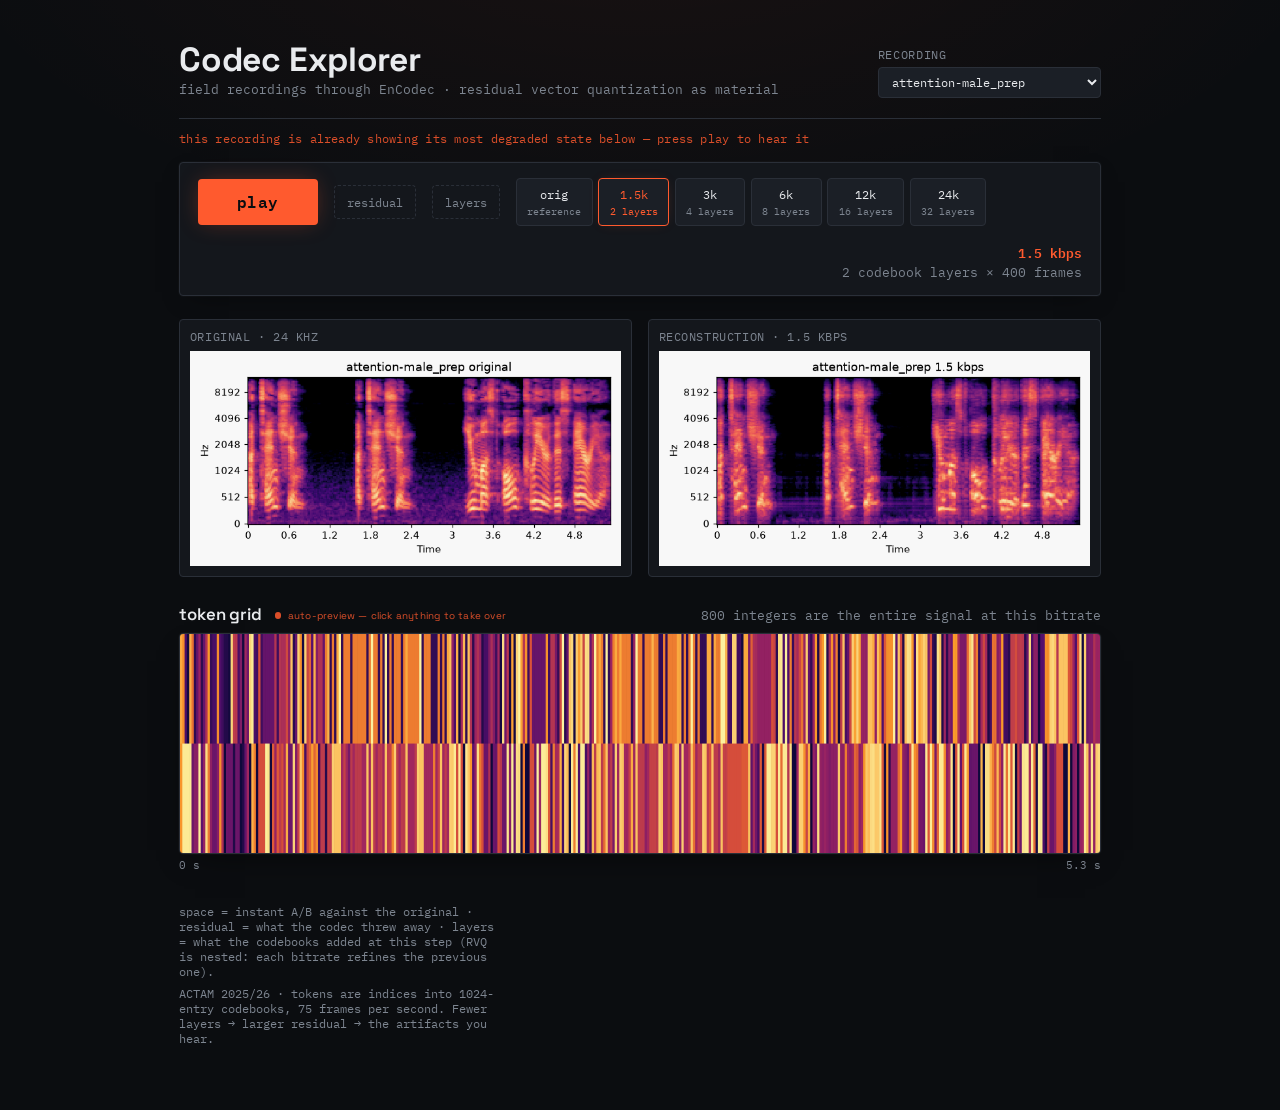
<file: index.html>
<!DOCTYPE html>
<html lang="en">
<head>
<meta charset="utf-8">
<meta name="viewport" content="width=device-width, initial-scale=1">
<title>Codec Explorer — hearing quantization</title>
<link rel="preconnect" href="https://fonts.googleapis.com">
<link href="https://fonts.googleapis.com/css2?family=Space+Grotesk:wght@500;700&family=IBM+Plex+Mono:wght@400;500&display=swap" rel="stylesheet">
<link rel="stylesheet" href="css/style.css">
</head>
<body>

<header class="masthead">
  <div>
    <h1>Codec Explorer</h1>
    <p class="sub">field recordings through EnCodec &middot; residual vector quantization as material</p>
  </div>
  <label class="sample-picker">
    <span>recording</span>
    <select id="sampleSelect"></select>
  </label>
</header>

<p class="hint" id="hint">this recording is already showing its most degraded state below &mdash; press play to hear it</p>
<section class="transport">
  <button id="playBtn" class="play" disabled>load&hellip;</button>
  <button id="residBtn" class="resid" aria-pressed="false" title="hear what the codec threw away">residual</button>
  <button id="contribBtn" class="resid" aria-pressed="false" title="hear what the added codebook layers contribute at this step">layers</button>
  <div class="ladder" id="ladder" role="radiogroup" aria-label="bitrate"></div>
  <div class="readout">
    <span id="readoutKbps">&mdash;</span>
    <span id="readoutNq" class="dim">&mdash;</span>
  </div>
</section>

<section class="specs">
  <figure>
    <figcaption>original &middot; 24 kHz</figcaption>
    <img id="specOriginal" alt="mel spectrogram of the original recording">
  </figure>
  <figure>
    <figcaption id="specReconCap">reconstruction</figcaption>
    <img id="specRecon" alt="mel spectrogram of the reconstruction">
  </figure>
</section>

<section class="tokens">
  <div class="tokens-head">
    <h2>token grid <span id="autoTag" class="auto-tag">auto-preview &mdash; click anything to take over</span></h2>
    <p class="dim" id="tokensNote">every integer below is the entire signal at this bitrate</p>
  </div>
  <canvas id="tokenCanvas" height="220"></canvas>
  <div class="axis"><span>0 s</span><span id="axisEnd">&mdash;</span></div>
</section>

<footer>
  <p>space = instant A/B against the original &middot; residual = what the codec threw away &middot; layers = what the codebooks added at this step (RVQ is nested: each bitrate refines the previous one).</p>
  <p>ACTAM 2025/26 &middot; tokens are indices into 1024-entry codebooks, 75 frames per second.
     Fewer layers &rarr; larger residual &rarr; the artifacts you hear.</p>
</footer>

<script src="js/main.js"></script>
</body>
</html>
</file>
<file: css/style.css>
:root{
  --bg:#0b0d10;
  --panel:#14171c;
  --panel-raised:#1b1f26;
  --ink:#e9ebee;
  --grid:#2a2f38;
  --dim:#7d8590;
  --signal:#ff5a2e;
  --signal-glow:rgba(255,90,46,0.35);
  --ok:#4fd1a5;
  --radius:4px;
  font-size:16px;
}
*{box-sizing:border-box;margin:0}
body{
  background:
    radial-gradient(ellipse 1200px 600px at 50% -10%, rgba(255,90,46,0.06), transparent 60%),
    var(--bg);
  color:var(--ink);
  font-family:"IBM Plex Mono",ui-monospace,monospace;
  max-width:960px;
  margin:0 auto;
  padding:2.4rem 1.2rem 4rem;
}
h1,h2{font-family:"Space Grotesk",sans-serif;letter-spacing:-.01em}
h1{
  font-size:2.1rem;font-weight:700;
  background:linear-gradient(120deg,var(--ink) 40%,var(--signal));
  -webkit-background-clip:text;background-clip:text;color:transparent;
}
h2{font-size:1.05rem;font-weight:600;text-transform:lowercase;color:var(--ink)}
.sub,.dim{color:var(--dim);font-size:.8rem}

.masthead{
  display:flex;justify-content:space-between;align-items:flex-end;gap:1rem;
  border-bottom:1px solid var(--grid);padding-bottom:1.2rem;margin-bottom:1.4rem;
  flex-wrap:wrap;
}
.sample-picker{display:flex;flex-direction:column;gap:.3rem;font-size:.72rem;color:var(--dim);text-transform:uppercase;letter-spacing:.06em}
select{
  font:inherit;color:var(--ink);background:var(--panel-raised);
  border:1px solid var(--grid);border-radius:var(--radius);padding:.4rem .6rem;
  text-transform:none;letter-spacing:normal;
}
select:hover{border-color:var(--signal)}

.transport{
  display:flex;align-items:center;gap:1rem;flex-wrap:wrap;
  background:var(--panel);border:1px solid var(--grid);border-radius:var(--radius);
  padding:.9rem 1.1rem;margin-bottom:1.4rem;
  box-shadow:0 0 0 1px rgba(255,255,255,0.02), 0 8px 24px -12px rgba(0,0,0,0.6);
}
button.play{
  font:inherit;font-weight:600;cursor:pointer;letter-spacing:.02em;
  background:var(--signal);color:#0b0d10;
  border:none;border-radius:var(--radius);
  padding:.6rem 1.5rem;min-width:7.5rem;
  box-shadow:0 0 22px -4px var(--signal-glow);
  transition:transform .12s ease, box-shadow .12s ease;
}
button.play:hover{transform:translateY(-1px);box-shadow:0 0 28px -2px var(--signal-glow)}
button.play[disabled]{opacity:.4;cursor:wait;box-shadow:none}
button.play:focus-visible{outline:2px solid var(--signal);outline-offset:2px}

button.resid{
  font:inherit;font-size:.78rem;cursor:pointer;
  background:transparent;color:var(--dim);
  border:1px dashed var(--grid);border-radius:var(--radius);
  padding:.5rem .75rem;
  transition:border-color .12s ease, color .12s ease;
}
button.resid:hover{border-color:var(--dim);color:var(--ink)}
button.resid[aria-pressed="true"]{
  color:var(--signal);border-color:var(--signal);border-style:solid;
  box-shadow:0 0 14px -6px var(--signal-glow);
}
button.resid:focus-visible{outline:2px solid var(--signal);outline-offset:2px}

.ladder{display:flex;gap:.35rem;flex-wrap:wrap}
.ladder button{
  font:inherit;font-size:.78rem;cursor:pointer;
  background:var(--panel-raised);color:var(--ink);
  border:1px solid var(--grid);border-radius:var(--radius);
  padding:.45rem .65rem;display:flex;flex-direction:column;align-items:center;gap:.1rem;
  transition:border-color .12s ease, box-shadow .12s ease;
}
.ladder button:hover{border-color:var(--dim)}
.ladder button small{color:var(--dim);font-size:.65rem}
.ladder button[aria-checked="true"]{
  border-color:var(--signal);color:var(--signal);
  box-shadow:0 0 14px -6px var(--signal-glow);
}
.ladder button[aria-checked="true"] small{color:var(--signal)}
.ladder button:focus-visible{outline:2px solid var(--signal);outline-offset:2px}
.readout{margin-left:auto;display:flex;flex-direction:column;align-items:flex-end;font-size:.8rem}
#readoutKbps{color:var(--signal);font-weight:600}

.specs{display:grid;grid-template-columns:1fr 1fr;gap:1rem;margin-bottom:1.6rem}
.specs figure{
  background:var(--panel);border:1px solid var(--grid);border-radius:var(--radius);padding:.6rem;
  overflow:hidden;
}
.specs figcaption{font-size:.72rem;color:var(--dim);margin-bottom:.4rem;text-transform:uppercase;letter-spacing:.05em}
.specs img{width:100%;display:block;image-rendering:auto;filter:brightness(0.95) contrast(1.05)}

.tokens{margin-bottom:2rem}
.tokens-head{display:flex;justify-content:space-between;align-items:baseline;margin-bottom:.5rem;flex-wrap:wrap;gap:.4rem}
#tokenCanvas{
  width:100%;display:block;background:var(--panel);
  border:1px solid var(--grid);border-radius:var(--radius);
  box-shadow:0 0 0 1px rgba(255,255,255,0.02), 0 12px 32px -16px rgba(0,0,0,0.7);
}
.axis{display:flex;justify-content:space-between;font-size:.68rem;color:var(--dim);margin-top:.25rem}

footer p{font-size:.72rem;color:var(--dim);max-width:46ch}
footer p + p{margin-top:.4rem}

@media (max-width:640px){
  .specs{grid-template-columns:1fr}
  .readout{margin-left:0}
}
@keyframes invite-pulse{
  0%,100%{box-shadow:0 0 22px -4px var(--signal-glow)}
  50%{box-shadow:0 0 34px 2px var(--signal-glow)}
}
button.play.invite{animation:invite-pulse 1.8s ease-in-out infinite}

.hint{
  font-size:.75rem;color:var(--signal);opacity:.85;
  margin:-.6rem 0 1rem;letter-spacing:.02em;
}
.hint.hidden{display:none}

.auto-tag{
  display:inline-flex;align-items:center;gap:.4rem;
  font-size:.62rem;font-weight:400;text-transform:none;
  color:var(--signal);opacity:.85;margin-left:.6rem;letter-spacing:.02em;
  vertical-align:middle;
}
.auto-tag::before{
  content:"";width:.4rem;height:.4rem;border-radius:50%;
  background:var(--signal);animation:blink 1.4s ease-in-out infinite;
}
.auto-tag.hidden{display:none}
@keyframes blink{0%,100%{opacity:1}50%{opacity:.25}}

@media (prefers-reduced-motion:reduce){
  *{transition:none!important;animation:none!important}
  button.play.invite{animation:none}
  .auto-tag::before{animation:none}
}
</file>
